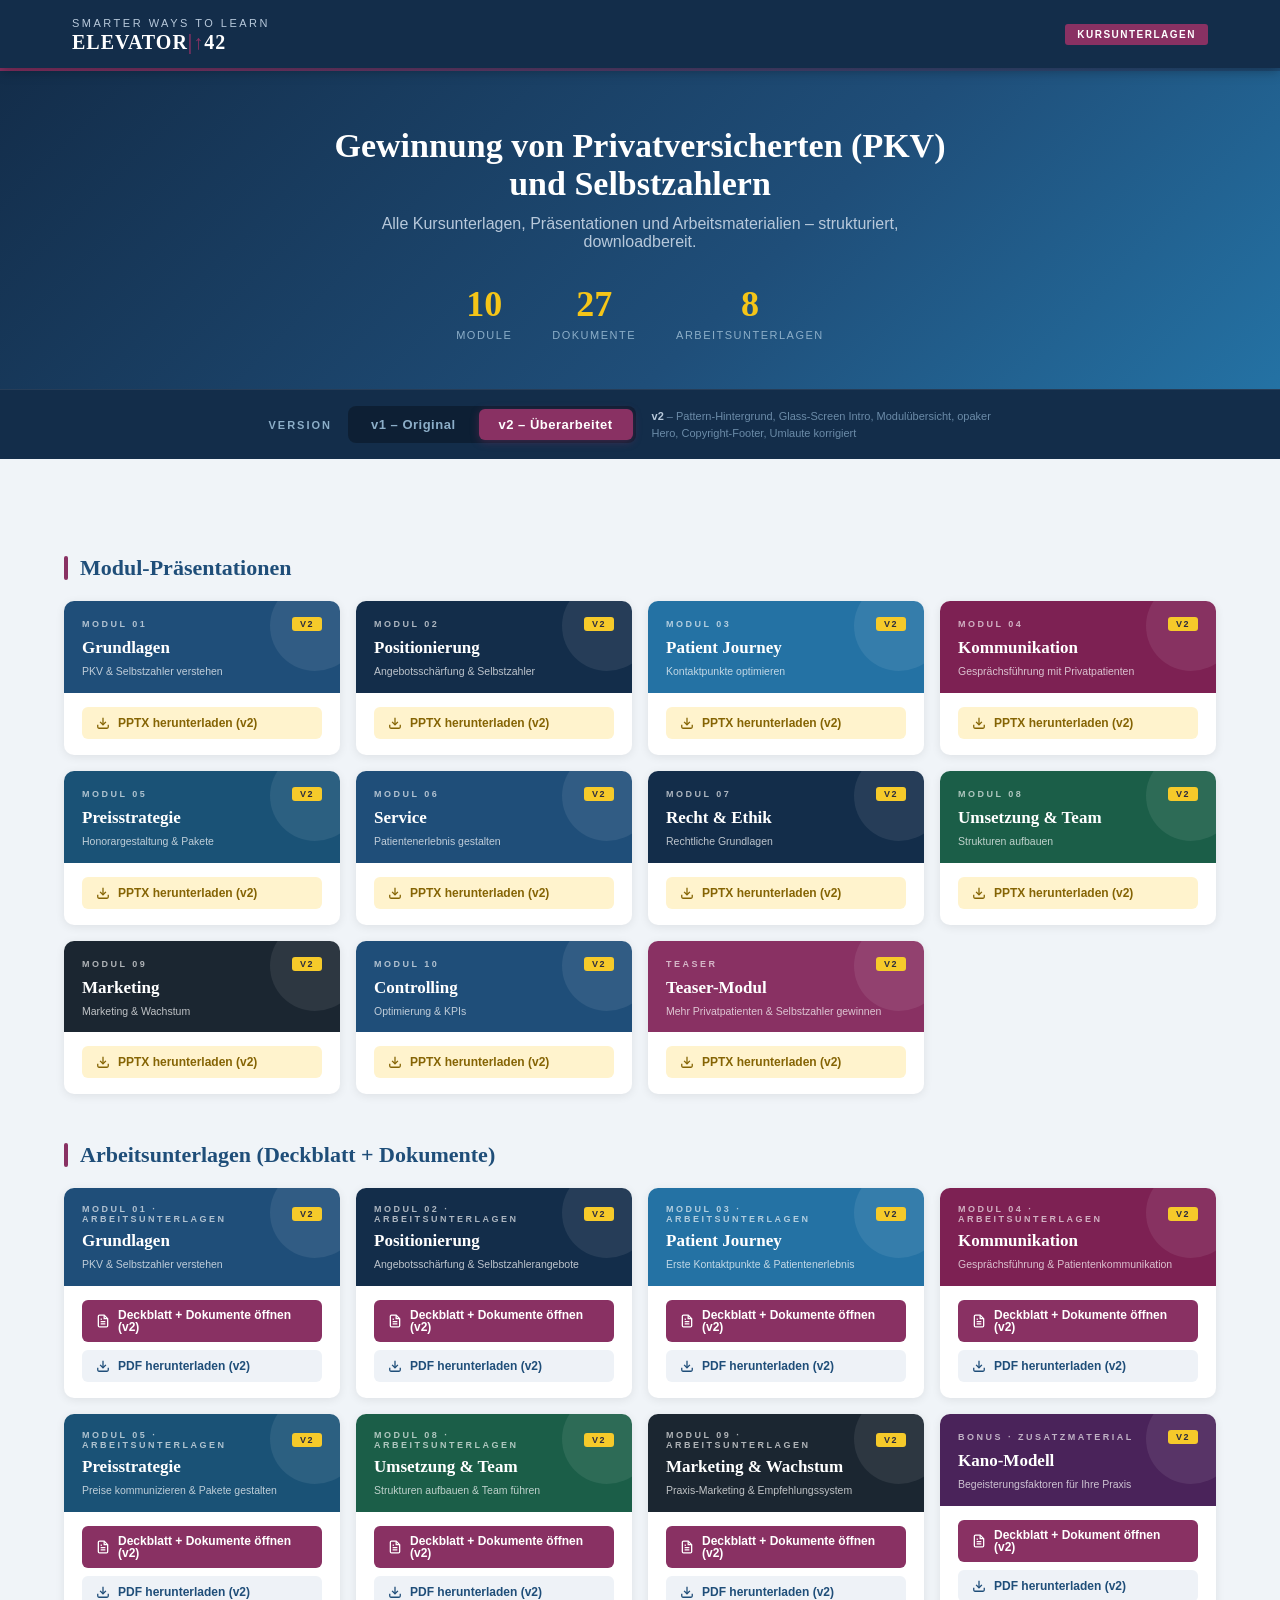
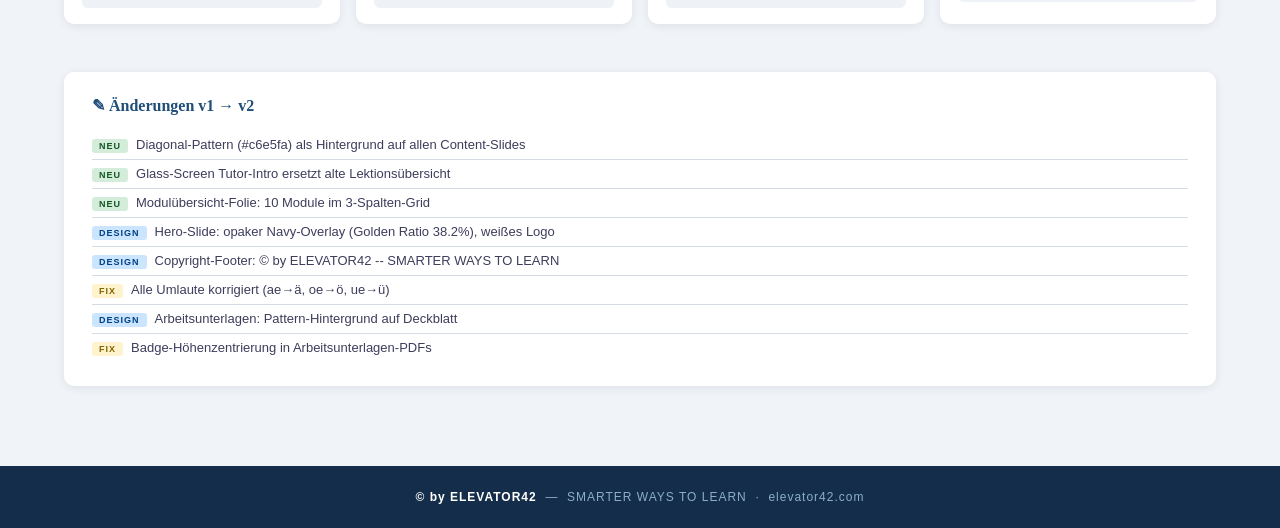
<file: index.html>
<!DOCTYPE html>
<html lang="de">
<head>
<meta charset="UTF-8">
<meta name="viewport" content="width=device-width, initial-scale=1.0">
<title>Elevator42 – Kursunterlagen</title>
<style>
*, *::before, *::after { box-sizing: border-box; margin: 0; padding: 0; }

:root {
  --navy: #1F4E79;
  --navy-dark: #132D4A;
  --burgundy: #893163;
  --gold: #F5C518;
  --bg: #F0F4F8;
  --white: #FFFFFF;
  --text: #1A1A2E;
  --text-mid: #3D3D5C;
  --text-light: #6B7280;
  --border: #D6DCE5;
}

body { font-family: Calibri, 'Segoe UI', sans-serif; background: var(--bg); color: var(--text); }

/* ── HEADER ── */
header {
  background: var(--navy-dark);
  padding: 0;
  position: sticky; top: 0; z-index: 100;
  box-shadow: 0 2px 12px rgba(0,0,0,.35);
}
.header-inner {
  max-width: 1200px; margin: 0 auto;
  display: flex; align-items: center; justify-content: space-between;
  padding: 14px 32px;
}
.header-logo { display: flex; align-items: center; gap: 14px; }
.header-logo img { height: 36px; }
.header-tagline { font-size: 11px; color: #B8C9DB; letter-spacing: 2.5px; text-transform: uppercase; margin-top: 3px; }
.header-badge { background: var(--burgundy); color: white; font-size: 10px; font-weight: bold; letter-spacing: 1.5px; padding: 5px 12px; border-radius: 3px; }

.accent-bar { height: 3px; background: linear-gradient(90deg, var(--burgundy) 0%, var(--navy) 100%); }

/* ── HERO ── */
.hero {
  background: linear-gradient(135deg, var(--navy-dark) 0%, var(--navy) 60%, #2472A4 100%);
  padding: 56px 32px 48px;
  text-align: center; color: white;
}
.hero h1 { font-family: Georgia, serif; font-size: 34px; font-weight: bold; margin-bottom: 12px; }
.hero p { font-size: 16px; color: #B8C9DB; max-width: 600px; margin: 0 auto; }
.hero-stats { display: flex; gap: 40px; justify-content: center; margin-top: 32px; }
.hero-stat { text-align: center; }
.hero-stat .num { font-family: Georgia, serif; font-size: 36px; font-weight: bold; color: var(--gold); }
.hero-stat .lbl { font-size: 11px; color: #8CAEC8; letter-spacing: 1.5px; text-transform: uppercase; margin-top: 4px; }

/* ── VERSION SWITCHER ── */
.version-bar {
  background: var(--navy-dark);
  border-top: 1px solid rgba(255,255,255,.08);
  padding: 16px 32px;
  display: flex; align-items: center; justify-content: center; gap: 16px;
}
.version-label {
  font-size: 11px; color: #8CAEC8; letter-spacing: 2px; text-transform: uppercase; font-weight: bold;
}
.version-toggle {
  display: flex; background: rgba(0,0,0,.3); border-radius: 8px; padding: 3px; gap: 3px;
}
.version-btn {
  border: none; cursor: pointer;
  padding: 8px 20px; border-radius: 6px;
  font-size: 13px; font-weight: bold; letter-spacing: 0.5px;
  transition: all .2s;
  background: transparent; color: #8CAEC8;
}
.version-btn:hover { color: white; background: rgba(255,255,255,.08); }
.version-btn.active {
  background: var(--burgundy); color: white;
  box-shadow: 0 2px 8px rgba(137,49,99,.4);
}
.version-info {
  font-size: 11px; color: #6B8BA8; max-width: 360px; line-height: 1.5;
}
.version-info strong { color: #B8C9DB; }

/* ── MAIN ── */
main { max-width: 1200px; margin: 0 auto; padding: 48px 24px 80px; }

h2 {
  font-family: Georgia, serif; font-size: 22px; color: var(--navy);
  margin: 48px 0 20px;
  display: flex; align-items: center; gap: 12px;
}
h2::before { content: ''; display: block; width: 4px; height: 24px; background: var(--burgundy); border-radius: 2px; }

/* ── MODULE GRID ── */
.grid { display: grid; grid-template-columns: repeat(auto-fill, minmax(260px, 1fr)); gap: 16px; }

.card {
  background: white; border-radius: 10px;
  box-shadow: 0 2px 10px rgba(0,0,0,.08);
  overflow: hidden;
  transition: transform .18s, box-shadow .18s;
  display: flex; flex-direction: column;
}
.card:hover { transform: translateY(-3px); box-shadow: 0 8px 24px rgba(0,0,0,.14); }

.card-header {
  padding: 16px 18px 14px;
  position: relative; overflow: hidden;
}
.card-header::after {
  content: ''; position: absolute; right: -20px; top: -20px;
  width: 90px; height: 90px; border-radius: 50%;
  background: rgba(255,255,255,.08);
}
.card-num {
  font-size: 9px; letter-spacing: 2.5px; font-weight: bold;
  color: rgba(255,255,255,.65); text-transform: uppercase; margin-bottom: 6px;
}
.card-title { font-family: Georgia, serif; font-size: 17px; color: white; font-weight: bold; line-height: 1.3; }
.card-sub { font-size: 10.5px; color: rgba(255,255,255,.72); margin-top: 5px; line-height: 1.4; }

.card-body { padding: 14px 18px 16px; flex: 1; display: flex; flex-direction: column; gap: 8px; }

.btn {
  display: flex; align-items: center; gap: 8px;
  padding: 9px 14px; border-radius: 6px; border: none;
  font-size: 12px; font-weight: bold; text-decoration: none;
  cursor: pointer; transition: background .15s, transform .12s;
  line-height: 1;
}
.btn:hover { transform: translateX(2px); }
.btn-pdf  { background: #EEF2F7; color: var(--navy); }
.btn-pdf:hover { background: #DCE6F0; }
.btn-pptx { background: #FFF3CD; color: #856404; }
.btn-pptx:hover { background: #FFE69C; }
.btn-bundle { background: var(--burgundy); color: white; }
.btn-bundle:hover { background: #7A2857; }
.btn svg { flex-shrink: 0; }

.card-divider { height: 1px; background: var(--border); margin: 2px 0; }

/* ── VERSION BADGE on cards ── */
.card-version {
  display: inline-block; font-size: 9px; font-weight: bold; letter-spacing: 1.5px;
  padding: 2px 8px; border-radius: 3px; margin-left: auto;
  text-transform: uppercase;
}
.card-version.v1 { background: rgba(255,255,255,.15); color: rgba(255,255,255,.7); }
.card-version.v2 { background: var(--gold); color: #1A1A2E; }

/* ── BONUS CARD ── */
.card.bonus .card-header { background: #4A235A !important; }

/* ── CHANGELOG ── */
.changelog {
  margin-top: 48px; padding: 24px 28px;
  background: white; border-radius: 10px;
  box-shadow: 0 2px 10px rgba(0,0,0,.08);
}
.changelog h3 {
  font-family: Georgia, serif; font-size: 16px; color: var(--navy);
  margin-bottom: 16px; display: flex; align-items: center; gap: 8px;
}
.changelog ul { list-style: none; padding: 0; }
.changelog li {
  padding: 6px 0; font-size: 13px; color: var(--text-mid);
  border-bottom: 1px solid var(--border);
  display: flex; align-items: flex-start; gap: 8px;
}
.changelog li:last-child { border-bottom: none; }
.changelog .tag {
  font-size: 9px; font-weight: bold; letter-spacing: 1px;
  padding: 2px 7px; border-radius: 3px; flex-shrink: 0; margin-top: 2px;
}
.tag-new { background: #D4EDDA; color: #155724; }
.tag-fix { background: #FFF3CD; color: #856404; }
.tag-change { background: #CCE5FF; color: #004085; }

/* ── FOOTER ── */
footer {
  background: var(--navy-dark);
  color: #8CAEC8;
  text-align: center;
  padding: 24px 32px;
  font-size: 12px;
  letter-spacing: 1px;
}
footer strong { color: white; }

@media (max-width: 600px) {
  .hero h1 { font-size: 26px; }
  .hero-stats { gap: 24px; }
  .header-inner { padding: 12px 16px; }
  main { padding: 32px 16px 60px; }
  .version-bar { flex-direction: column; gap: 10px; }
  .version-info { text-align: center; }
}
</style>
</head>
<body>

<header>
  <div class="header-inner">
    <div class="header-logo">
      <div>
        <div class="header-tagline">Smarter Ways to Learn</div>
        <div style="color:white; font-family:Georgia,serif; font-size:20px; font-weight:bold; letter-spacing:1px; margin-top:2px;">ELEVATOR<span style="color:#893163;">|&#8593;</span>42</div>
      </div>
    </div>
    <div class="header-badge">KURSUNTERLAGEN</div>
  </div>
</header>
<div class="accent-bar"></div>

<div class="hero">
  <h1>Gewinnung von Privatversicherten (PKV)<br>und Selbstzahlern</h1>
  <p>Alle Kursunterlagen, Präsentationen und Arbeitsmaterialien – strukturiert, downloadbereit.</p>
  <div class="hero-stats">
    <div class="hero-stat"><div class="num">10</div><div class="lbl">Module</div></div>
    <div class="hero-stat"><div class="num">27</div><div class="lbl">Dokumente</div></div>
    <div class="hero-stat"><div class="num">8</div><div class="lbl">Arbeitsunterlagen</div></div>
  </div>
</div>

<div class="version-bar">
  <div class="version-label">Version</div>
  <div class="version-toggle">
    <button class="version-btn" data-v="v1" onclick="setVersion('v1')">v1 – Original</button>
    <button class="version-btn active" data-v="v2" onclick="setVersion('v2')">v2 – Überarbeitet</button>
  </div>
  <div class="version-info" id="version-info">
    <strong>v2</strong> – Pattern-Hintergrund, Glass-Screen Intro, Modulübersicht, opaker Hero, Copyright-Footer, Umlaute korrigiert
  </div>
</div>

<main>

<h2>Modul-Präsentationen</h2>
<div class="grid" id="pres-grid"></div>

<h2>Arbeitsunterlagen (Deckblatt + Dokumente)</h2>
<div class="grid" id="work-grid"></div>

<div class="changelog">
  <h3>&#9998; Änderungen v1 → v2</h3>
  <ul>
    <li><span class="tag tag-new">NEU</span> Diagonal-Pattern (#c6e5fa) als Hintergrund auf allen Content-Slides</li>
    <li><span class="tag tag-new">NEU</span> Glass-Screen Tutor-Intro ersetzt alte Lektionsübersicht</li>
    <li><span class="tag tag-new">NEU</span> Modulübersicht-Folie: 10 Module im 3-Spalten-Grid</li>
    <li><span class="tag tag-change">DESIGN</span> Hero-Slide: opaker Navy-Overlay (Golden Ratio 38.2%), weißes Logo</li>
    <li><span class="tag tag-change">DESIGN</span> Copyright-Footer: © by ELEVATOR42 -- SMARTER WAYS TO LEARN</li>
    <li><span class="tag tag-fix">FIX</span> Alle Umlaute korrigiert (ae→ä, oe→ö, ue→ü)</li>
    <li><span class="tag tag-change">DESIGN</span> Arbeitsunterlagen: Pattern-Hintergrund auf Deckblatt</li>
    <li><span class="tag tag-fix">FIX</span> Badge-Höhenzentrierung in Arbeitsunterlagen-PDFs</li>
  </ul>
</div>

</main>

<footer>
  <strong>© by ELEVATOR42</strong> &nbsp;—&nbsp; SMARTER WAYS TO LEARN &nbsp;·&nbsp; elevator42.com
</footer>

<script>
const ICON_PDF = `<svg width="14" height="14" viewBox="0 0 24 24" fill="none" stroke="currentColor" stroke-width="2.2"><path d="M14 2H6a2 2 0 0 0-2 2v16a2 2 0 0 0 2 2h12a2 2 0 0 0 2-2V8z"/><polyline points="14 2 14 8 20 8"/><line x1="16" y1="13" x2="8" y2="13"/><line x1="16" y1="17" x2="8" y2="17"/><polyline points="10 9 9 9 8 9"/></svg>`;
const ICON_DL = `<svg width="14" height="14" viewBox="0 0 24 24" fill="none" stroke="currentColor" stroke-width="2.2"><path d="M21 15v4a2 2 0 0 1-2 2H5a2 2 0 0 1-2-2v-4"/><polyline points="7 10 12 15 17 10"/><line x1="12" y1="15" x2="12" y2="3"/></svg>`;

const MODULES = [
  { n:1,  title:"Grundlagen",        sub:"PKV & Selbstzahler verstehen",        color:"#1F4E79" },
  { n:2,  title:"Positionierung",    sub:"Angebotsschärfung & Selbstzahler",     color:"#132D4A" },
  { n:3,  title:"Patient Journey",   sub:"Kontaktpunkte optimieren",             color:"#2472A4" },
  { n:4,  title:"Kommunikation",     sub:"Gesprächsführung mit Privatpatienten", color:"#7D2153" },
  { n:5,  title:"Preisstrategie",    sub:"Honorargestaltung & Pakete",           color:"#1A5276" },
  { n:6,  title:"Service",           sub:"Patientenerlebnis gestalten",          color:"#1F4E79" },
  { n:7,  title:"Recht & Ethik",     sub:"Rechtliche Grundlagen",               color:"#132D4A" },
  { n:8,  title:"Umsetzung & Team",  sub:"Strukturen aufbauen",                 color:"#1B5E48" },
  { n:9,  title:"Marketing",         sub:"Marketing & Wachstum",                color:"#1B2631" },
  { n:10, title:"Controlling",       sub:"Optimierung & KPIs",                  color:"#1F4E79" },
  { n:"Teaser", title:"Teaser-Modul", sub:"Mehr Privatpatienten & Selbstzahler gewinnen", color:"#893163" },
];

const WORK_MODULES = [1,2,3,4,5,8,9];
const WORK_COLORS = {1:"#1F4E79",2:"#132D4A",3:"#2472A4",4:"#7D2153",5:"#1A5276",8:"#1B5E48",9:"#1B2631"};
const WORK_TITLES = {
  1:"Grundlagen",2:"Positionierung",3:"Patient Journey",
  4:"Kommunikation",5:"Preisstrategie",8:"Umsetzung & Team",9:"Marketing & Wachstum"
};
const WORK_SUBS = {
  1:"PKV & Selbstzahler verstehen",
  2:"Angebotsschärfung & Selbstzahlerangebote",
  3:"Erste Kontaktpunkte & Patientenerlebnis",
  4:"Gesprächsführung & Patientenkommunikation",
  5:"Preise kommunizieren & Pakete gestalten",
  8:"Strukturen aufbauen & Team führen",
  9:"Praxis-Marketing & Empfehlungssystem"
};

const VERSION_INFO = {
  v1: '<strong>v1</strong> – Originalversion vor dem Redesign',
  v2: '<strong>v2</strong> – Pattern-Hintergrund, Glass-Screen Intro, Modulübersicht, opaker Hero, Copyright-Footer, Umlaute korrigiert'
};

let currentVersion = 'v2';

function setVersion(v) {
  currentVersion = v;
  document.querySelectorAll('.version-btn').forEach(b => b.classList.toggle('active', b.dataset.v === v));
  document.getElementById('version-info').innerHTML = VERSION_INFO[v];
  renderGrids();
}

function renderGrids() {
  const v = currentVersion;
  const vBadge = v === 'v2'
    ? '<span class="card-version v2">v2</span>'
    : '<span class="card-version v1">v1</span>';

  // Präsentations-Grid
  const presGrid = document.getElementById('pres-grid');
  presGrid.innerHTML = '';
  MODULES.forEach(m => {
    const isTeaser = m.n === "Teaser";
    const num = isTeaser ? "" : String(m.n).padStart(2,'0');
    const label = isTeaser ? "Teaser" : `Modul ${num}`;
    const pptxPath = `praesentationen-pptx/${v}/Elevator42_Modul${isTeaser ? 'Teaser' : m.n}_Slides.pptx`;
    presGrid.innerHTML += `
      <div class="card">
        <div class="card-header" style="background:${m.color}">
          <div class="card-num" style="display:flex;align-items:center;gap:6px;">${label} ${vBadge}</div>
          <div class="card-title">${m.title}</div>
          <div class="card-sub">${m.sub}</div>
        </div>
        <div class="card-body">
          <a class="btn btn-pptx" href="${pptxPath}" download>
            ${ICON_DL} PPTX herunterladen (${v})
          </a>
        </div>
      </div>`;
  });

  // Arbeitsunterlagen-Grid
  const workGrid = document.getElementById('work-grid');
  workGrid.innerHTML = '';
  WORK_MODULES.forEach(n => {
    const num = String(n).padStart(2,'0');
    const bundlePath = `arbeitsmaterialien-bundle/${v}/E42_Modul${n}_Arbeitsmaterialien.pdf`;
    workGrid.innerHTML += `
      <div class="card">
        <div class="card-header" style="background:${WORK_COLORS[n]}">
          <div class="card-num" style="display:flex;align-items:center;gap:6px;">Modul ${num} · Arbeitsunterlagen ${vBadge}</div>
          <div class="card-title">${WORK_TITLES[n]}</div>
          <div class="card-sub">${WORK_SUBS[n]}</div>
        </div>
        <div class="card-body">
          <a class="btn btn-bundle" href="${bundlePath}" target="_blank">
            ${ICON_PDF} Deckblatt + Dokumente öffnen (${v})
          </a>
          <a class="btn btn-pdf" href="${bundlePath}" download>
            ${ICON_DL} PDF herunterladen (${v})
          </a>
        </div>
      </div>`;
  });

  // Bonus
  const bonusPath = `arbeitsmaterialien-bundle/${v}/E42_Bonus_Arbeitsmaterialien.pdf`;
  workGrid.innerHTML += `
    <div class="card bonus">
      <div class="card-header">
        <div class="card-num" style="display:flex;align-items:center;gap:6px;">Bonus · Zusatzmaterial ${vBadge}</div>
        <div class="card-title">Kano-Modell</div>
        <div class="card-sub">Begeisterungsfaktoren für Ihre Praxis</div>
      </div>
      <div class="card-body">
        <a class="btn btn-bundle" href="${bonusPath}" target="_blank">
          ${ICON_PDF} Deckblatt + Dokument öffnen (${v})
        </a>
        <a class="btn btn-pdf" href="${bonusPath}" download>
          ${ICON_DL} PDF herunterladen (${v})
        </a>
      </div>
    </div>`;
}

// Initial render
renderGrids();
</script>
</body>
</html>
</file>
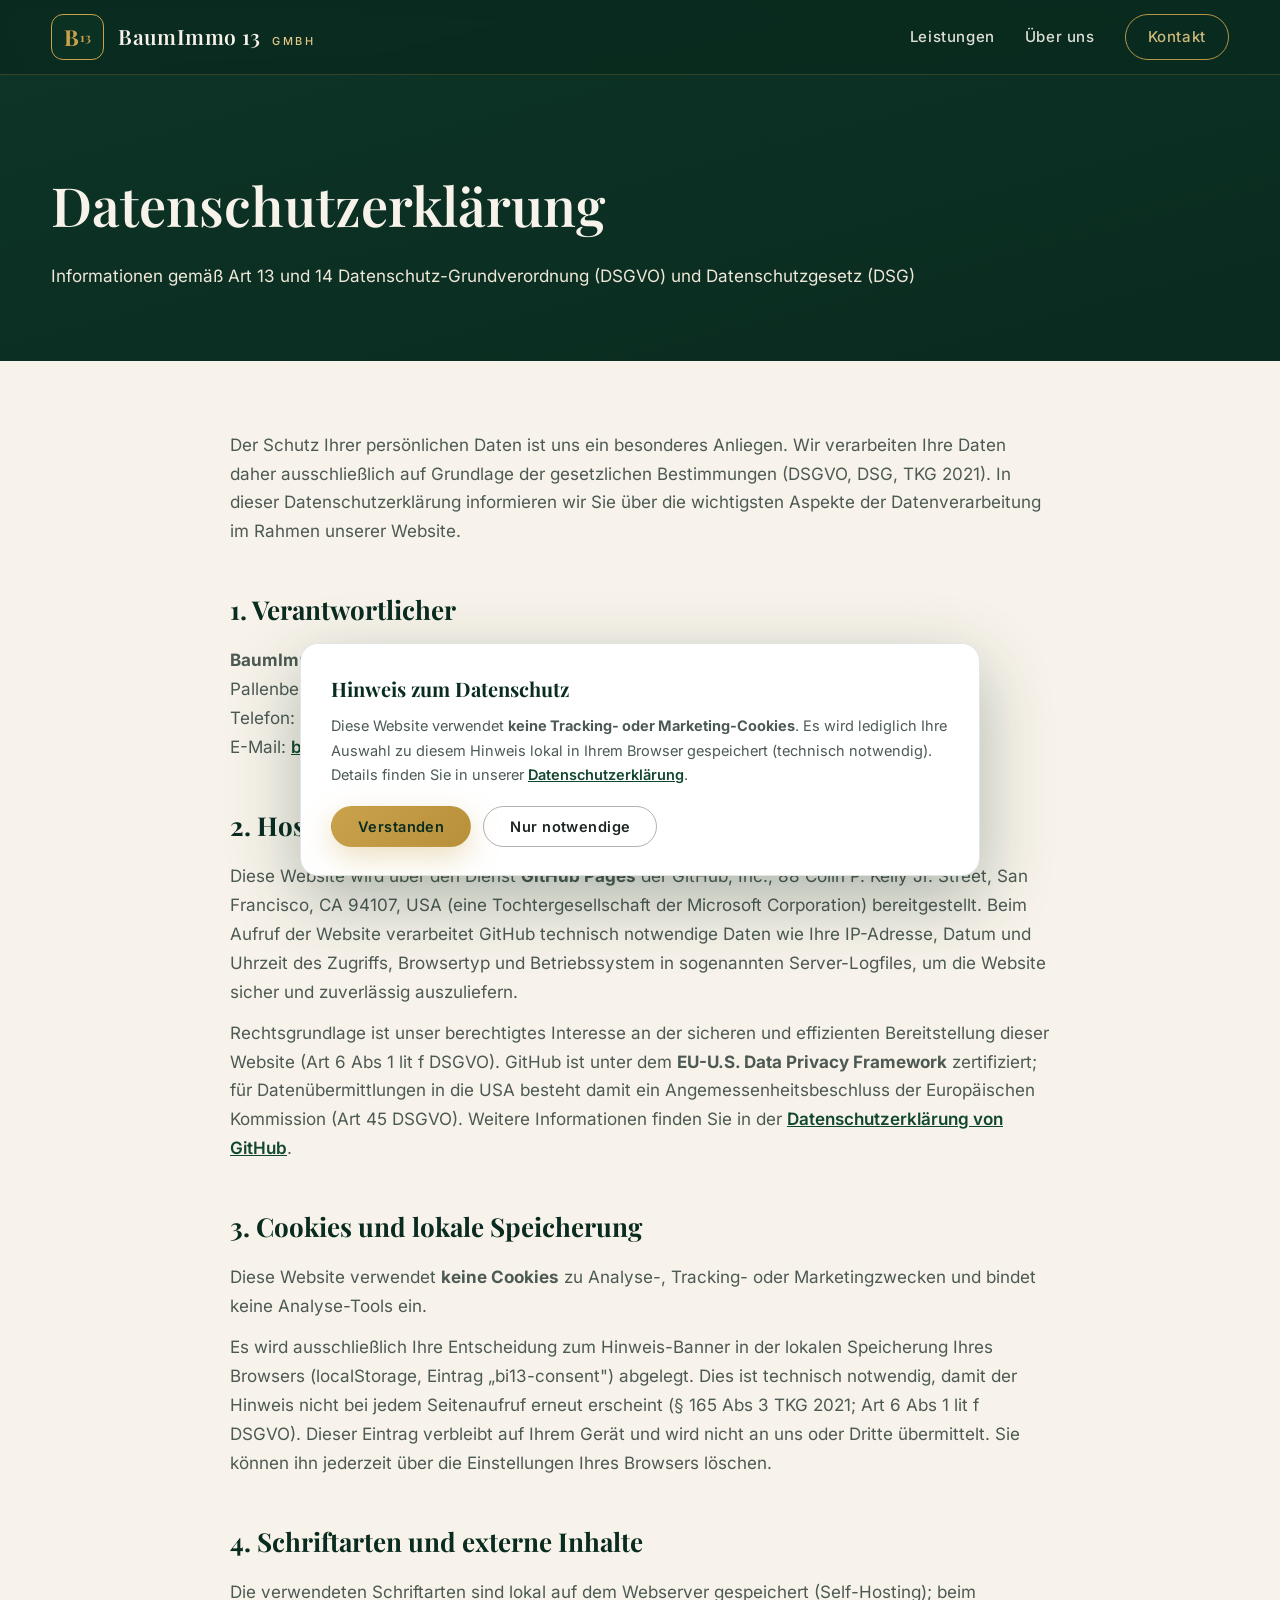
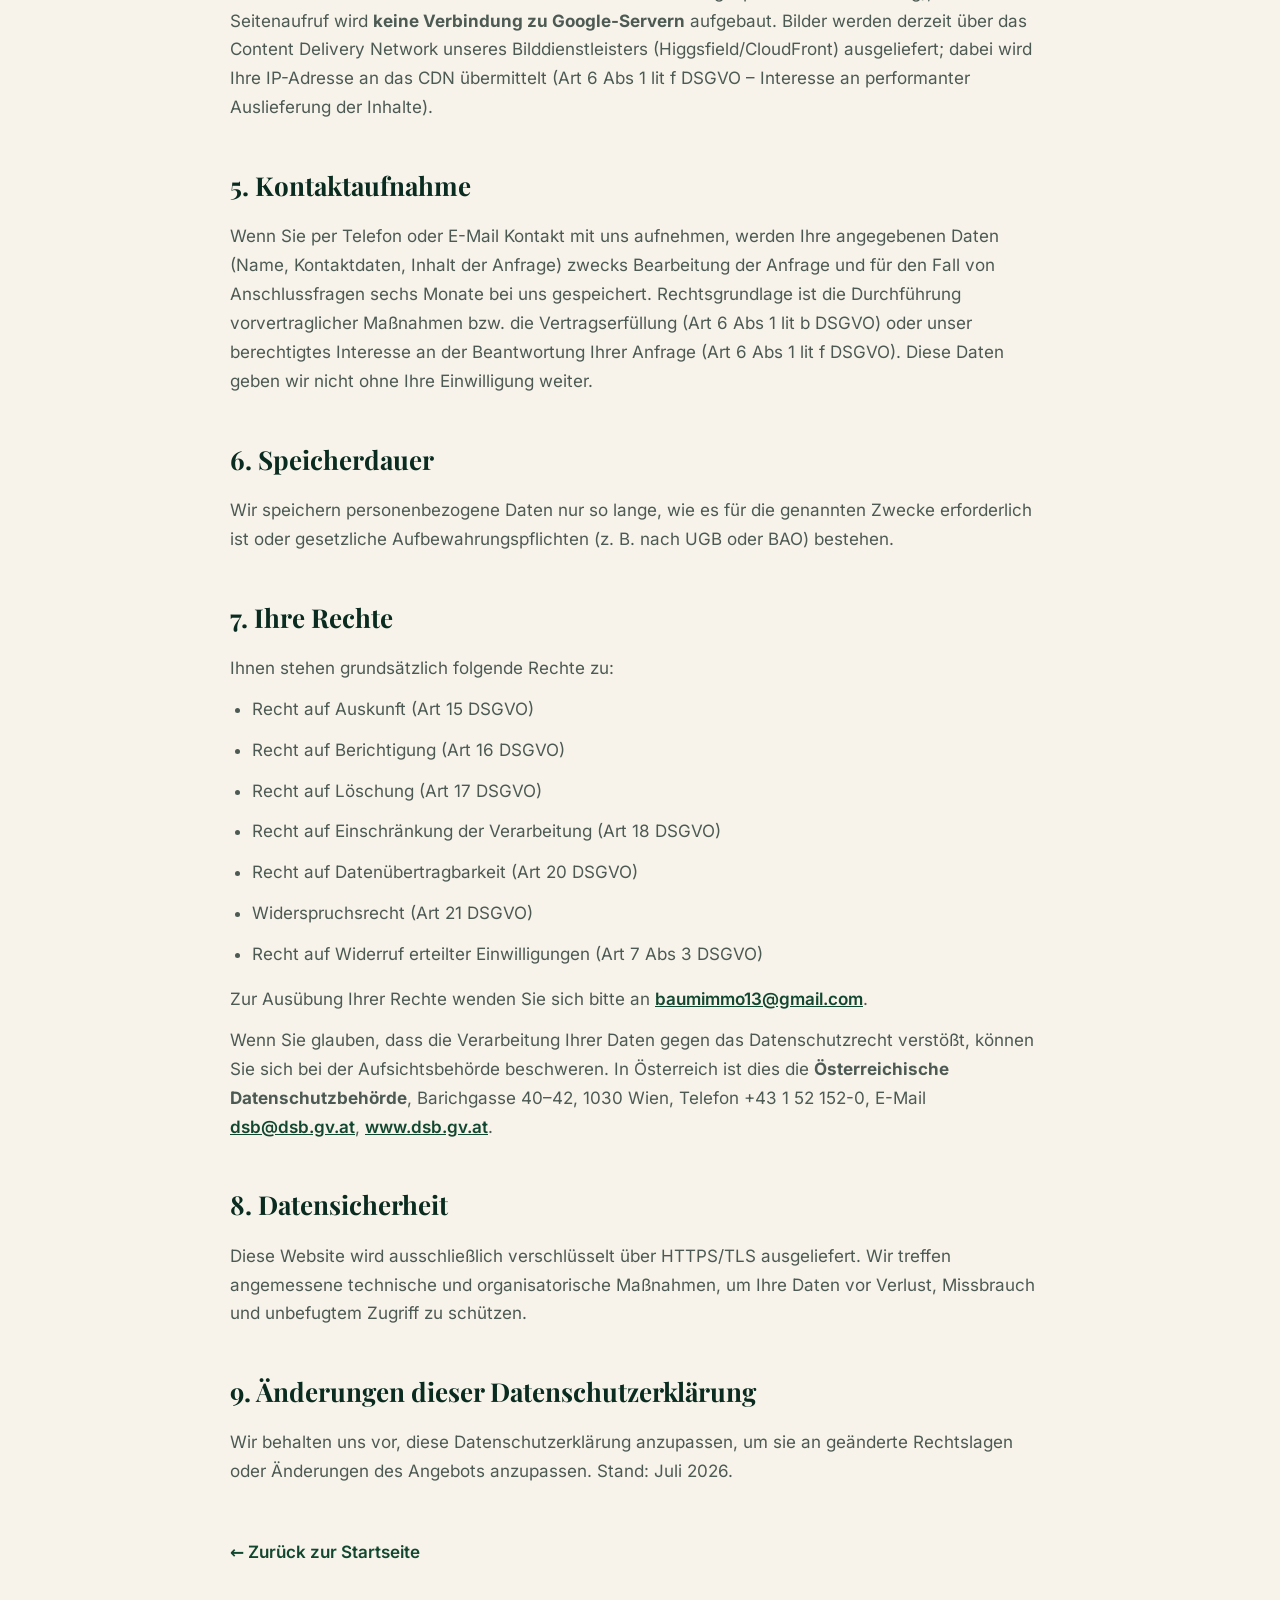
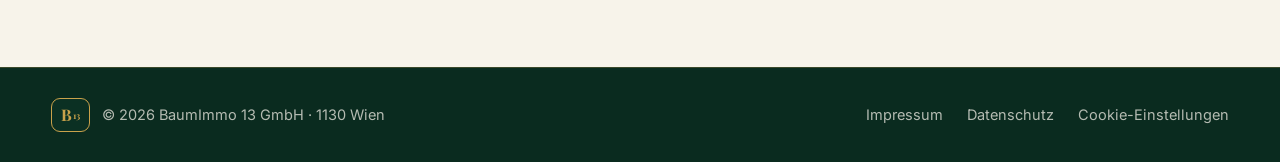
<file: baumimmo13/datenschutz.html>
<!DOCTYPE html>
<html lang="de">
<head>
  <meta charset="UTF-8">
  <meta name="viewport" content="width=device-width, initial-scale=1.0">
  <title>Datenschutzerklärung | BaumImmo 13 GmbH</title>
  <meta name="description" content="Datenschutzerklärung der BaumImmo 13 GmbH, 1130 Wien – Informationen gemäß Art 13 DSGVO.">
  <meta name="robots" content="noindex, follow">
  <link rel="icon" href="data:image/svg+xml,%3Csvg xmlns='http://www.w3.org/2000/svg' viewBox='0 0 100 100'%3E%3Crect width='100' height='100' rx='18' fill='%230d3527'/%3E%3Ctext x='50' y='68' font-size='52' text-anchor='middle' fill='%23c9a24b' font-family='Georgia,serif'%3EB%3C/text%3E%3C/svg%3E">
  <link rel="stylesheet" href="assets/css/style.css">
</head>
<body>

  <header class="site-header">
    <div class="container header-inner">
      <a href="index.html" class="brand">
        <span class="brand-mark">B<span class="brand-13">13</span></span>
        <span class="brand-text">BaumImmo&nbsp;13 <small>GmbH</small></span>
      </a>
      <nav class="main-nav" aria-label="Hauptnavigation">
        <a href="index.html#leistungen">Leistungen</a>
        <a href="index.html#ueber-uns">Über uns</a>
        <a href="index.html#kontakt" class="nav-cta">Kontakt</a>
      </nav>
    </div>
  </header>

  <section class="legal-hero">
    <div class="container">
      <h1>Datenschutzerklärung</h1>
      <p>Informationen gemäß Art 13 und 14 Datenschutz-Grundverordnung (DSGVO) und Datenschutzgesetz (DSG)</p>
    </div>
  </section>

  <main class="legal-content">
    <div class="container">

      <p>
        Der Schutz Ihrer persönlichen Daten ist uns ein besonderes Anliegen. Wir
        verarbeiten Ihre Daten daher ausschließlich auf Grundlage der gesetzlichen
        Bestimmungen (DSGVO, DSG, TKG 2021). In dieser Datenschutzerklärung
        informieren wir Sie über die wichtigsten Aspekte der Datenverarbeitung im
        Rahmen unserer Website.
      </p>

      <h2>1. Verantwortlicher</h2>
      <p>
        <strong>BaumImmo 13 GmbH</strong><br>
        Pallenbergstraße 31B, 1130 Wien, Österreich<br>
        Telefon: <a href="tel:+4366488253893">+43&nbsp;664&nbsp;882&nbsp;538&nbsp;93</a><br>
        E-Mail: <a href="mailto:baumimmo13@gmail.com">baumimmo13@gmail.com</a>
      </p>

      <h2>2. Hosting (GitHub Pages)</h2>
      <p>
        Diese Website wird über den Dienst <strong>GitHub Pages</strong> der GitHub, Inc.,
        88 Colin P. Kelly Jr. Street, San Francisco, CA 94107, USA (eine Tochtergesellschaft
        der Microsoft Corporation) bereitgestellt. Beim Aufruf der Website verarbeitet
        GitHub technisch notwendige Daten wie Ihre IP-Adresse, Datum und Uhrzeit des
        Zugriffs, Browsertyp und Betriebssystem in sogenannten Server-Logfiles, um die
        Website sicher und zuverlässig auszuliefern.
      </p>
      <p>
        Rechtsgrundlage ist unser berechtigtes Interesse an der sicheren und effizienten
        Bereitstellung dieser Website (Art 6 Abs 1 lit f DSGVO). GitHub ist unter dem
        <strong>EU-U.S. Data Privacy Framework</strong> zertifiziert; für Datenübermittlungen
        in die USA besteht damit ein Angemessenheitsbeschluss der Europäischen Kommission
        (Art 45 DSGVO). Weitere Informationen finden Sie in der
        <a href="https://docs.github.com/de/site-policy/privacy-policies/github-general-privacy-statement" target="_blank" rel="noopener noreferrer">Datenschutzerklärung von GitHub</a>.
      </p>

      <h2>3. Cookies und lokale Speicherung</h2>
      <p>
        Diese Website verwendet <strong>keine Cookies</strong> zu Analyse-, Tracking-
        oder Marketingzwecken und bindet keine Analyse-Tools ein.
      </p>
      <p>
        Es wird ausschließlich Ihre Entscheidung zum Hinweis-Banner in der lokalen
        Speicherung Ihres Browsers (localStorage, Eintrag „bi13-consent") abgelegt.
        Dies ist technisch notwendig, damit der Hinweis nicht bei jedem Seitenaufruf
        erneut erscheint (§ 165 Abs 3 TKG 2021; Art 6 Abs 1 lit f DSGVO). Dieser
        Eintrag verbleibt auf Ihrem Gerät und wird nicht an uns oder Dritte
        übermittelt. Sie können ihn jederzeit über die Einstellungen Ihres Browsers
        löschen.
      </p>

      <h2>4. Schriftarten und externe Inhalte</h2>
      <p>
        Die verwendeten Schriftarten sind lokal auf dem Webserver gespeichert
        (Self-Hosting); beim Seitenaufruf wird <strong>keine Verbindung zu
        Google-Servern</strong> aufgebaut. Bilder werden derzeit über das Content
        Delivery Network unseres Bilddienstleisters (Higgsfield/CloudFront)
        ausgeliefert; dabei wird Ihre IP-Adresse an das CDN übermittelt
        (Art 6 Abs 1 lit f DSGVO – Interesse an performanter Auslieferung der Inhalte).
      </p>

      <h2>5. Kontaktaufnahme</h2>
      <p>
        Wenn Sie per Telefon oder E-Mail Kontakt mit uns aufnehmen, werden Ihre
        angegebenen Daten (Name, Kontaktdaten, Inhalt der Anfrage) zwecks Bearbeitung
        der Anfrage und für den Fall von Anschlussfragen sechs Monate bei uns
        gespeichert. Rechtsgrundlage ist die Durchführung vorvertraglicher Maßnahmen
        bzw. die Vertragserfüllung (Art 6 Abs 1 lit b DSGVO) oder unser berechtigtes
        Interesse an der Beantwortung Ihrer Anfrage (Art 6 Abs 1 lit f DSGVO).
        Diese Daten geben wir nicht ohne Ihre Einwilligung weiter.
      </p>

      <h2>6. Speicherdauer</h2>
      <p>
        Wir speichern personenbezogene Daten nur so lange, wie es für die genannten
        Zwecke erforderlich ist oder gesetzliche Aufbewahrungspflichten (z.&nbsp;B.
        nach UGB oder BAO) bestehen.
      </p>

      <h2>7. Ihre Rechte</h2>
      <p>Ihnen stehen grundsätzlich folgende Rechte zu:</p>
      <ul>
        <li>Recht auf Auskunft (Art 15 DSGVO)</li>
        <li>Recht auf Berichtigung (Art 16 DSGVO)</li>
        <li>Recht auf Löschung (Art 17 DSGVO)</li>
        <li>Recht auf Einschränkung der Verarbeitung (Art 18 DSGVO)</li>
        <li>Recht auf Datenübertragbarkeit (Art 20 DSGVO)</li>
        <li>Widerspruchsrecht (Art 21 DSGVO)</li>
        <li>Recht auf Widerruf erteilter Einwilligungen (Art 7 Abs 3 DSGVO)</li>
      </ul>
      <p>
        Zur Ausübung Ihrer Rechte wenden Sie sich bitte an
        <a href="mailto:baumimmo13@gmail.com">baumimmo13@gmail.com</a>.
      </p>
      <p>
        Wenn Sie glauben, dass die Verarbeitung Ihrer Daten gegen das Datenschutzrecht
        verstößt, können Sie sich bei der Aufsichtsbehörde beschweren. In Österreich
        ist dies die <strong>Österreichische Datenschutzbehörde</strong>,
        Barichgasse 40–42, 1030 Wien, Telefon +43&nbsp;1&nbsp;52&nbsp;152-0,
        E-Mail <a href="mailto:dsb@dsb.gv.at">dsb@dsb.gv.at</a>,
        <a href="https://www.dsb.gv.at" target="_blank" rel="noopener noreferrer">www.dsb.gv.at</a>.
      </p>

      <h2>8. Datensicherheit</h2>
      <p>
        Diese Website wird ausschließlich verschlüsselt über HTTPS/TLS ausgeliefert.
        Wir treffen angemessene technische und organisatorische Maßnahmen, um Ihre
        Daten vor Verlust, Missbrauch und unbefugtem Zugriff zu schützen.
      </p>

      <h2>9. Änderungen dieser Datenschutzerklärung</h2>
      <p>
        Wir behalten uns vor, diese Datenschutzerklärung anzupassen, um sie an
        geänderte Rechtslagen oder Änderungen des Angebots anzupassen.
        Stand: Juli 2026.
      </p>

      <a class="back-link" href="index.html">← Zurück zur Startseite</a>
    </div>
  </main>

  <footer class="site-footer">
    <div class="container footer-inner">
      <div class="footer-brand">
        <span class="brand-mark small">B<span class="brand-13">13</span></span>
        <span>© <span id="year">2026</span> BaumImmo&nbsp;13 GmbH · 1130 Wien</span>
      </div>
      <nav class="footer-nav" aria-label="Rechtliches">
        <a href="impressum.html">Impressum</a>
        <a href="datenschutz.html">Datenschutz</a>
        <a href="#" id="cookie-settings-link">Cookie-Einstellungen</a>
      </nav>
    </div>
  </footer>

  <div class="cookie-banner" id="cookie-banner" role="dialog" aria-modal="false" aria-labelledby="cookie-title" hidden>
    <div class="cookie-inner">
      <h3 id="cookie-title">Hinweis zum Datenschutz</h3>
      <p>
        Diese Website verwendet <strong>keine Tracking- oder Marketing-Cookies</strong>.
        Es wird lediglich Ihre Auswahl zu diesem Hinweis lokal in Ihrem Browser
        gespeichert (technisch notwendig). Details finden Sie in unserer
        <a href="datenschutz.html">Datenschutzerklärung</a>.
      </p>
      <div class="cookie-actions">
        <button type="button" class="btn btn-gold" id="cookie-accept">Verstanden</button>
        <button type="button" class="btn btn-ghost-dark" id="cookie-essential">Nur notwendige</button>
      </div>
    </div>
  </div>

  <script src="assets/js/main.js" defer></script>
</body>
</html>
</file>
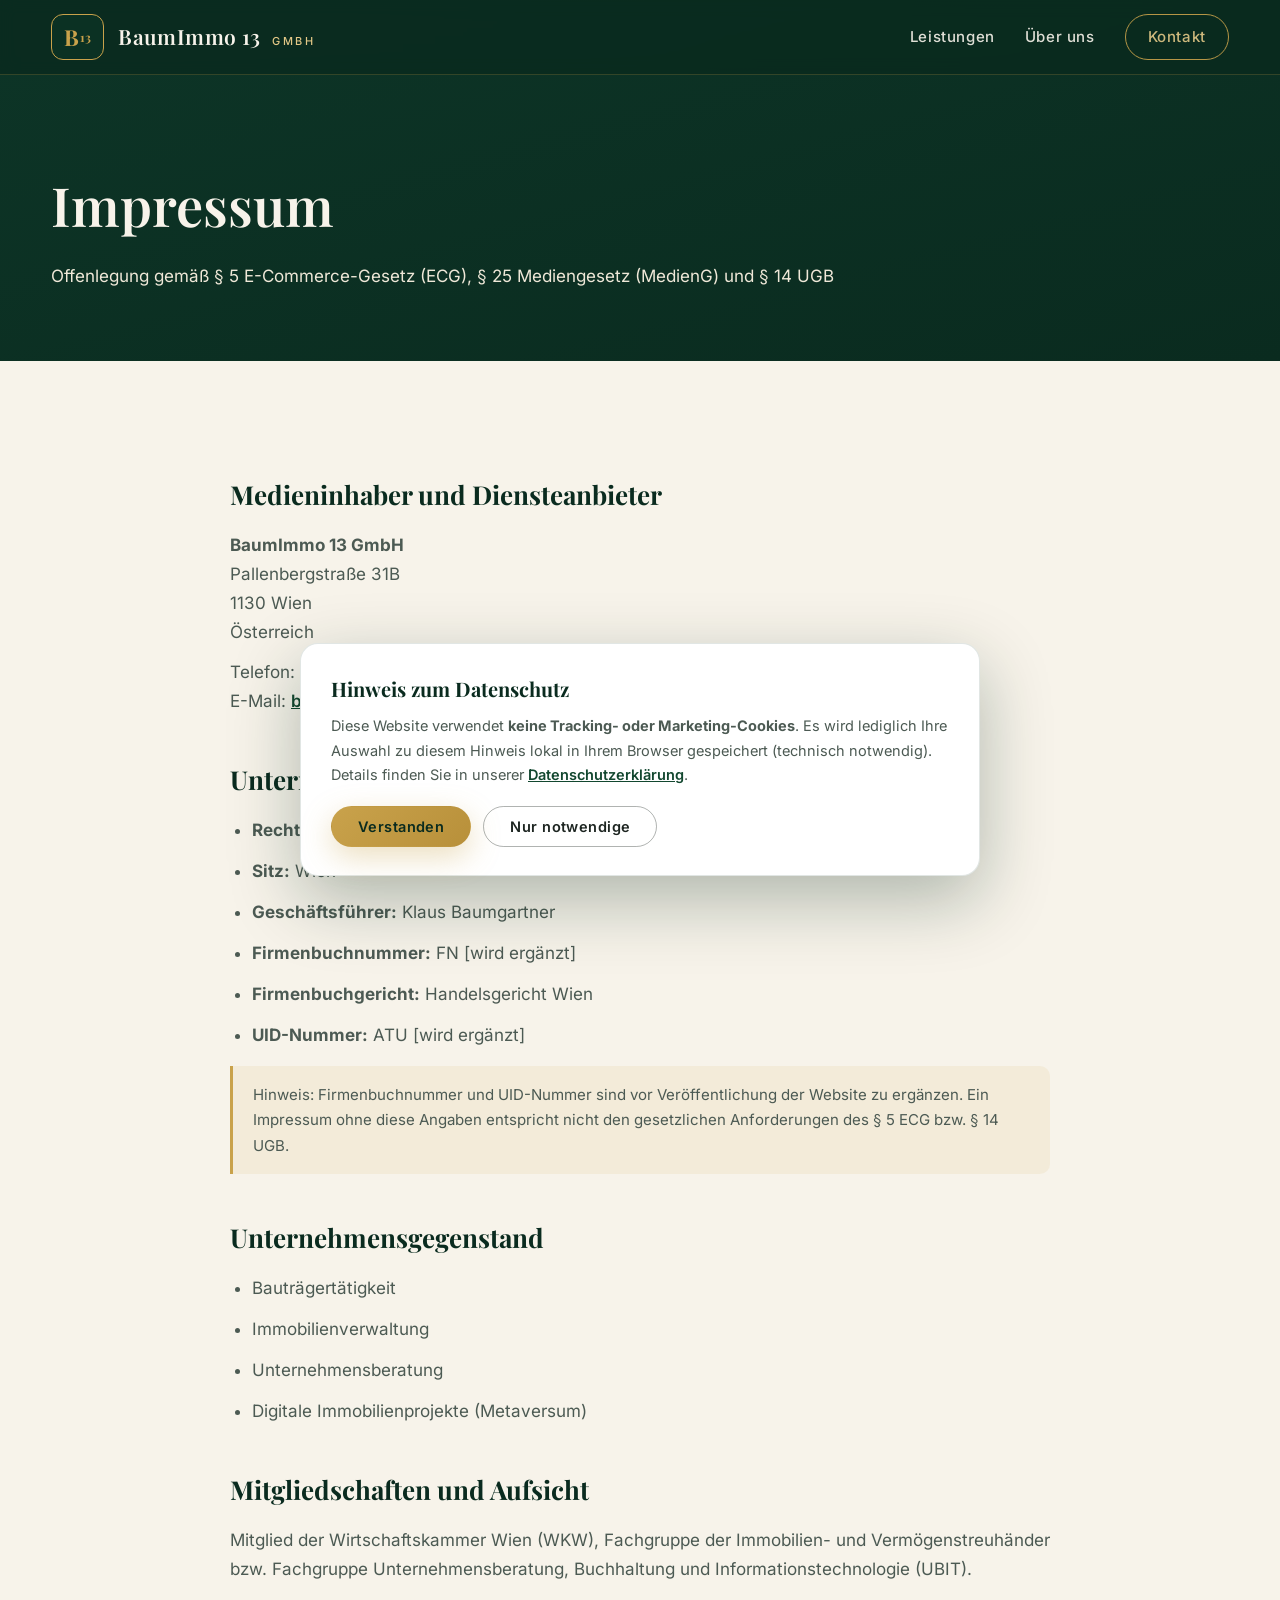
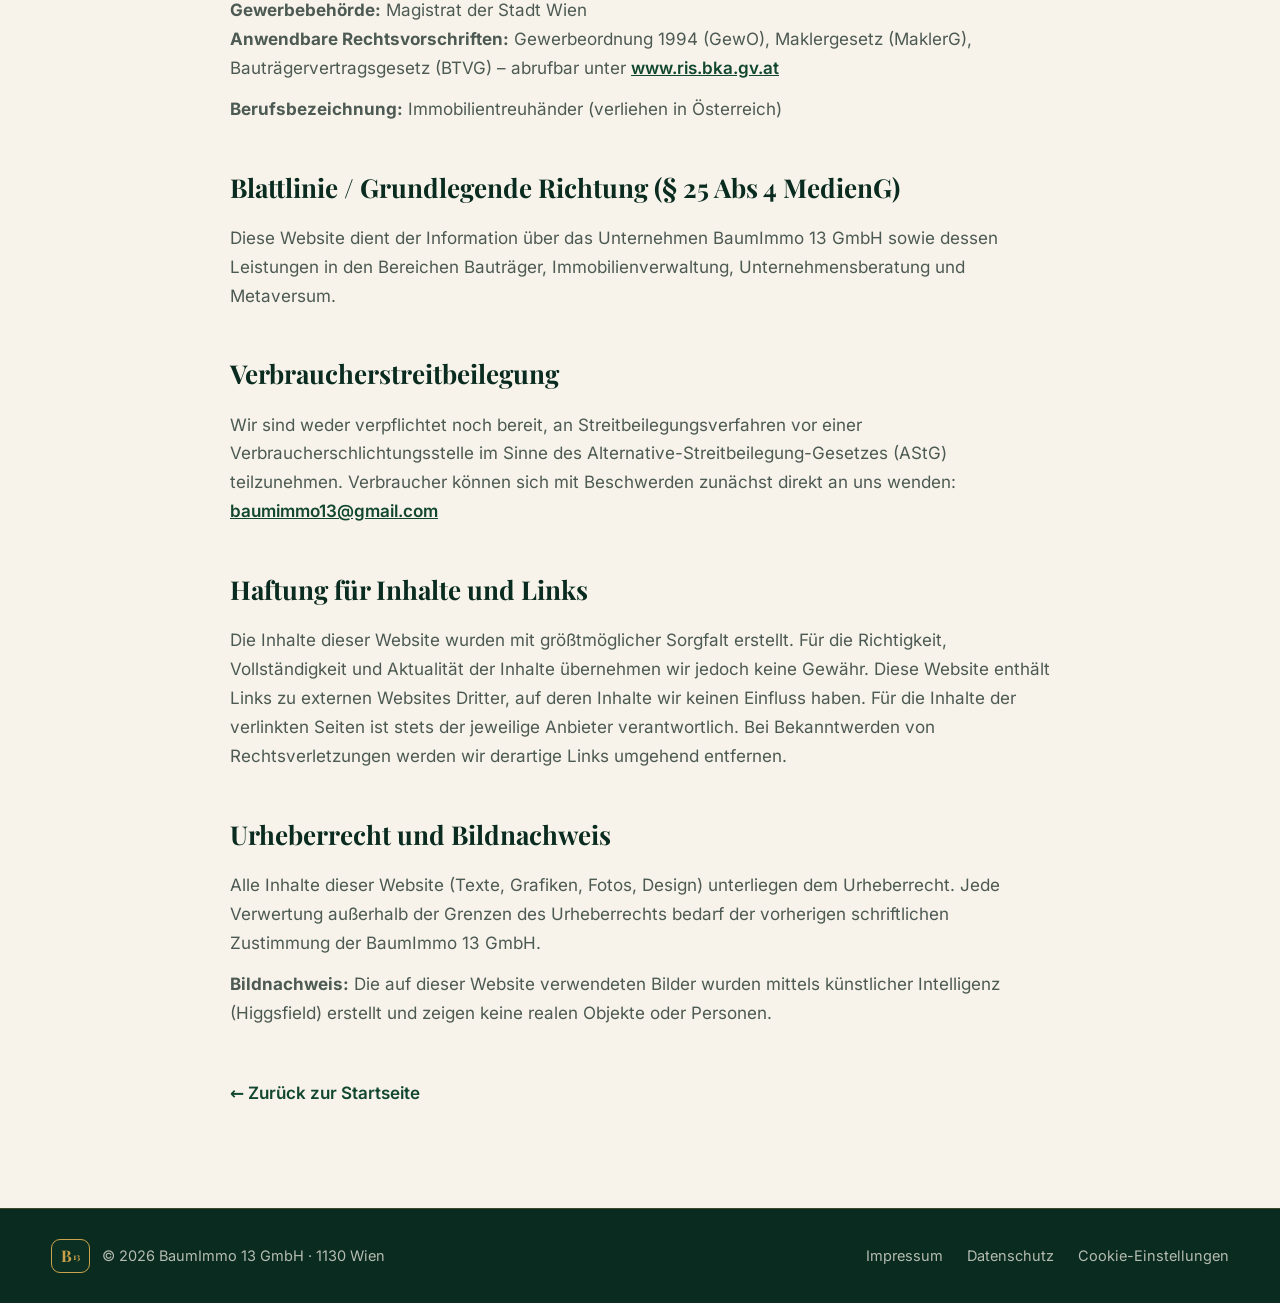
<file: baumimmo13/impressum.html>
<!DOCTYPE html>
<html lang="de">
<head>
  <meta charset="UTF-8">
  <meta name="viewport" content="width=device-width, initial-scale=1.0">
  <title>Impressum | BaumImmo 13 GmbH</title>
  <meta name="description" content="Impressum der BaumImmo 13 GmbH, 1130 Wien – Offenlegung gemäß § 5 ECG, § 25 MedienG und § 14 UGB.">
  <meta name="robots" content="noindex, follow">
  <link rel="icon" href="data:image/svg+xml,%3Csvg xmlns='http://www.w3.org/2000/svg' viewBox='0 0 100 100'%3E%3Crect width='100' height='100' rx='18' fill='%230d3527'/%3E%3Ctext x='50' y='68' font-size='52' text-anchor='middle' fill='%23c9a24b' font-family='Georgia,serif'%3EB%3C/text%3E%3C/svg%3E">
  <link rel="stylesheet" href="assets/css/style.css">
</head>
<body>

  <header class="site-header">
    <div class="container header-inner">
      <a href="index.html" class="brand">
        <span class="brand-mark">B<span class="brand-13">13</span></span>
        <span class="brand-text">BaumImmo&nbsp;13 <small>GmbH</small></span>
      </a>
      <nav class="main-nav" aria-label="Hauptnavigation">
        <a href="index.html#leistungen">Leistungen</a>
        <a href="index.html#ueber-uns">Über uns</a>
        <a href="index.html#kontakt" class="nav-cta">Kontakt</a>
      </nav>
    </div>
  </header>

  <section class="legal-hero">
    <div class="container">
      <h1>Impressum</h1>
      <p>Offenlegung gemäß § 5 E-Commerce-Gesetz (ECG), § 25 Mediengesetz (MedienG) und § 14 UGB</p>
    </div>
  </section>

  <main class="legal-content">
    <div class="container">

      <h2>Medieninhaber und Diensteanbieter</h2>
      <p>
        <strong>BaumImmo 13 GmbH</strong><br>
        Pallenbergstraße 31B<br>
        1130 Wien<br>
        Österreich
      </p>
      <p>
        Telefon: <a href="tel:+4366488253893">+43&nbsp;664&nbsp;882&nbsp;538&nbsp;93</a><br>
        E-Mail: <a href="mailto:baumimmo13@gmail.com">baumimmo13@gmail.com</a>
      </p>

      <h2>Unternehmensdaten</h2>
      <ul>
        <li><strong>Rechtsform:</strong> Gesellschaft mit beschränkter Haftung (GmbH)</li>
        <li><strong>Sitz:</strong> Wien</li>
        <li><strong>Geschäftsführer:</strong> Klaus Baumgartner</li>
        <li><strong>Firmenbuchnummer:</strong> FN&nbsp;[wird ergänzt]</li>
        <li><strong>Firmenbuchgericht:</strong> Handelsgericht Wien</li>
        <li><strong>UID-Nummer:</strong> ATU&nbsp;[wird ergänzt]</li>
      </ul>
      <p class="note">
        Hinweis: Firmenbuchnummer und UID-Nummer sind vor Veröffentlichung der Website
        zu ergänzen. Ein Impressum ohne diese Angaben entspricht nicht den gesetzlichen
        Anforderungen des § 5 ECG bzw. § 14 UGB.
      </p>

      <h2>Unternehmensgegenstand</h2>
      <ul>
        <li>Bauträgertätigkeit</li>
        <li>Immobilienverwaltung</li>
        <li>Unternehmensberatung</li>
        <li>Digitale Immobilienprojekte (Metaversum)</li>
      </ul>

      <h2>Mitgliedschaften und Aufsicht</h2>
      <p>
        Mitglied der Wirtschaftskammer Wien (WKW), Fachgruppe der Immobilien- und
        Vermögenstreuhänder bzw. Fachgruppe Unternehmensberatung, Buchhaltung und
        Informationstechnologie (UBIT).
      </p>
      <p>
        <strong>Gewerbebehörde:</strong> Magistrat der Stadt Wien<br>
        <strong>Anwendbare Rechtsvorschriften:</strong> Gewerbeordnung 1994 (GewO),
        Maklergesetz (MaklerG), Bauträgervertragsgesetz (BTVG) – abrufbar unter
        <a href="https://www.ris.bka.gv.at" target="_blank" rel="noopener noreferrer">www.ris.bka.gv.at</a>
      </p>
      <p>
        <strong>Berufsbezeichnung:</strong> Immobilientreuhänder (verliehen in Österreich)
      </p>

      <h2>Blattlinie / Grundlegende Richtung (§ 25 Abs 4 MedienG)</h2>
      <p>
        Diese Website dient der Information über das Unternehmen BaumImmo 13 GmbH
        sowie dessen Leistungen in den Bereichen Bauträger, Immobilienverwaltung,
        Unternehmensberatung und Metaversum.
      </p>

      <h2>Verbraucherstreitbeilegung</h2>
      <p>
        Wir sind weder verpflichtet noch bereit, an Streitbeilegungsverfahren vor
        einer Verbraucherschlichtungsstelle im Sinne des
        Alternative-Streitbeilegung-Gesetzes (AStG) teilzunehmen. Verbraucher können
        sich mit Beschwerden zunächst direkt an uns wenden:
        <a href="mailto:baumimmo13@gmail.com">baumimmo13@gmail.com</a>
      </p>

      <h2>Haftung für Inhalte und Links</h2>
      <p>
        Die Inhalte dieser Website wurden mit größtmöglicher Sorgfalt erstellt.
        Für die Richtigkeit, Vollständigkeit und Aktualität der Inhalte übernehmen
        wir jedoch keine Gewähr. Diese Website enthält Links zu externen Websites
        Dritter, auf deren Inhalte wir keinen Einfluss haben. Für die Inhalte der
        verlinkten Seiten ist stets der jeweilige Anbieter verantwortlich. Bei
        Bekanntwerden von Rechtsverletzungen werden wir derartige Links umgehend
        entfernen.
      </p>

      <h2>Urheberrecht und Bildnachweis</h2>
      <p>
        Alle Inhalte dieser Website (Texte, Grafiken, Fotos, Design) unterliegen dem
        Urheberrecht. Jede Verwertung außerhalb der Grenzen des Urheberrechts bedarf
        der vorherigen schriftlichen Zustimmung der BaumImmo 13 GmbH.
      </p>
      <p>
        <strong>Bildnachweis:</strong> Die auf dieser Website verwendeten Bilder wurden
        mittels künstlicher Intelligenz (Higgsfield) erstellt und zeigen keine realen
        Objekte oder Personen.
      </p>

      <a class="back-link" href="index.html">← Zurück zur Startseite</a>
    </div>
  </main>

  <footer class="site-footer">
    <div class="container footer-inner">
      <div class="footer-brand">
        <span class="brand-mark small">B<span class="brand-13">13</span></span>
        <span>© <span id="year">2026</span> BaumImmo&nbsp;13 GmbH · 1130 Wien</span>
      </div>
      <nav class="footer-nav" aria-label="Rechtliches">
        <a href="impressum.html">Impressum</a>
        <a href="datenschutz.html">Datenschutz</a>
        <a href="#" id="cookie-settings-link">Cookie-Einstellungen</a>
      </nav>
    </div>
  </footer>

  <div class="cookie-banner" id="cookie-banner" role="dialog" aria-modal="false" aria-labelledby="cookie-title" hidden>
    <div class="cookie-inner">
      <h3 id="cookie-title">Hinweis zum Datenschutz</h3>
      <p>
        Diese Website verwendet <strong>keine Tracking- oder Marketing-Cookies</strong>.
        Es wird lediglich Ihre Auswahl zu diesem Hinweis lokal in Ihrem Browser
        gespeichert (technisch notwendig). Details finden Sie in unserer
        <a href="datenschutz.html">Datenschutzerklärung</a>.
      </p>
      <div class="cookie-actions">
        <button type="button" class="btn btn-gold" id="cookie-accept">Verstanden</button>
        <button type="button" class="btn btn-ghost-dark" id="cookie-essential">Nur notwendige</button>
      </div>
    </div>
  </div>

  <script src="assets/js/main.js" defer></script>
</body>
</html>
</file>
<file: baumimmo13/assets/css/style.css>
/* ============================================================
   BaumImmo 13 GmbH – Coming Soon
   Farbwelt: Tiefes Smaragdgrün + warmes Gold + Creme
   Schriften: Playfair Display (Headlines) / Inter (Text),
   selbst gehostet (DSGVO-konform, keine externen Font-Requests)
   ============================================================ */

@font-face {
  font-family: 'Inter';
  font-style: normal;
  font-weight: 100 900;
  font-display: swap;
  src: url('../fonts/inter-var-latin.woff2') format('woff2');
}
@font-face {
  font-family: 'Playfair Display';
  font-style: normal;
  font-weight: 400 900;
  font-display: swap;
  src: url('../fonts/playfair-var-latin.woff2') format('woff2');
}

:root {
  --green-950: #0a2b1f;
  --green-900: #0d3527;
  --green-800: #12472f;
  --green-700: #1a5c3f;
  --gold: #c9a24b;
  --gold-light: #e3c887;
  --cream: #f7f3ea;
  --cream-dim: #efe8d8;
  --ink: #1d2521;
  --ink-soft: #4c5a53;
  --radius: 18px;
  --shadow: 0 20px 60px rgba(10, 43, 31, 0.18);
  --transition: 0.35s cubic-bezier(0.22, 0.61, 0.36, 1);
}

* { margin: 0; padding: 0; box-sizing: border-box; }

html { scroll-behavior: smooth; }

body {
  font-family: 'Inter', system-ui, -apple-system, 'Segoe UI', sans-serif;
  font-size: 17px;
  line-height: 1.7;
  color: var(--ink);
  background: var(--cream);
  -webkit-font-smoothing: antialiased;
}

img { max-width: 100%; display: block; }

.container {
  width: min(1180px, 92%);
  margin-inline: auto;
}

/* ---------- Header ---------- */
.site-header {
  position: fixed;
  inset: 0 0 auto 0;
  z-index: 100;
  padding: 14px 0;
  background: rgba(10, 43, 31, 0.92);
  border-bottom: 1px solid rgba(201, 162, 75, 0.22);
  backdrop-filter: blur(8px);
  -webkit-backdrop-filter: blur(8px);
}

.header-inner {
  display: flex;
  align-items: center;
  justify-content: space-between;
  gap: 24px;
}

.brand {
  display: flex;
  align-items: center;
  gap: 14px;
  text-decoration: none;
  color: var(--cream);
}

.brand-mark {
  display: inline-flex;
  align-items: center;
  justify-content: center;
  white-space: nowrap;
  min-width: 46px;
  height: 46px;
  padding: 0 12px;
  border: 1.5px solid var(--gold);
  border-radius: 12px;
  font-family: 'Playfair Display', Georgia, serif;
  font-size: 22px;
  font-weight: 700;
  line-height: 1;
  color: var(--gold);
  background: rgba(13, 53, 39, 0.55);
}

.brand-mark.small { min-width: 34px; height: 34px; padding: 0 9px; font-size: 16px; border-radius: 9px; }

.brand-13 { font-size: 0.55em; vertical-align: super; margin-left: 1px; }

.brand-text {
  font-family: 'Playfair Display', Georgia, serif;
  font-size: 21px;
  font-weight: 600;
  letter-spacing: 0.02em;
}

.brand-text small {
  font-family: 'Inter', sans-serif;
  font-size: 11px;
  font-weight: 500;
  letter-spacing: 0.22em;
  text-transform: uppercase;
  color: var(--gold-light);
  margin-left: 6px;
}

.main-nav { display: flex; align-items: center; gap: 30px; }

.main-nav a {
  color: var(--cream);
  text-decoration: none;
  font-size: 15px;
  font-weight: 500;
  letter-spacing: 0.04em;
  opacity: 0.9;
  transition: var(--transition);
}

.main-nav a:hover { opacity: 1; color: var(--gold-light); }

.nav-cta {
  padding: 9px 22px;
  border: 1.5px solid var(--gold);
  border-radius: 999px;
  color: var(--gold-light) !important;
}

.nav-cta:hover { background: var(--gold); color: var(--green-950) !important; }

/* ---------- Hero ---------- */
.hero {
  position: relative;
  min-height: 100svh;
  display: flex;
  align-items: center;
  color: var(--cream);
  overflow: hidden;
}

.hero-bg {
  position: absolute;
  inset: 0;
  background:
    url('https://d8j0ntlcm91z4.cloudfront.net/user_34guswsgM7bqzKukqTCA7ePgYNn/hf_20260716_182056_4171c2c1-575a-434d-8a6c-4afd819e59a3.png')
    center / cover no-repeat,
    var(--green-950);
  transform: scale(1.04);
  animation: heroZoom 18s ease-out forwards;
}

@keyframes heroZoom {
  from { transform: scale(1.12); }
  to   { transform: scale(1.02); }
}

.hero-overlay {
  position: absolute;
  inset: 0;
  background:
    linear-gradient(115deg, rgba(10, 43, 31, 0.92) 12%, rgba(10, 43, 31, 0.55) 48%, rgba(10, 43, 31, 0.25) 100%),
    linear-gradient(rgba(10, 43, 31, 0.25), rgba(10, 43, 31, 0.75) 92%);
}

.hero-content { position: relative; z-index: 2; padding: 140px 0 100px; }

.hero-badge {
  display: inline-block;
  padding: 8px 20px;
  border: 1px solid rgba(201, 162, 75, 0.65);
  border-radius: 999px;
  font-size: 13px;
  font-weight: 600;
  letter-spacing: 0.24em;
  text-transform: uppercase;
  color: var(--gold-light);
  background: rgba(13, 53, 39, 0.45);
  margin-bottom: 30px;
}

.hero h1 {
  font-family: 'Playfair Display', Georgia, serif;
  font-size: clamp(56px, 9.5vw, 118px);
  font-weight: 600;
  line-height: 1.04;
  letter-spacing: 0.01em;
  margin-bottom: 28px;
}

.hero h1 em {
  font-style: italic;
  color: var(--gold);
}

.hero-sub {
  font-size: clamp(17px, 2vw, 21px);
  max-width: 640px;
  color: var(--cream-dim);
  margin-bottom: 42px;
}

.hero-actions { display: flex; flex-wrap: wrap; gap: 16px; }

/* ---------- Buttons ---------- */
.btn {
  display: inline-block;
  padding: 15px 34px;
  border-radius: 999px;
  font-size: 15.5px;
  font-weight: 600;
  letter-spacing: 0.03em;
  text-decoration: none;
  cursor: pointer;
  border: 1.5px solid transparent;
  transition: var(--transition);
  font-family: inherit;
}

.btn-gold {
  background: linear-gradient(135deg, var(--gold), #b8903a);
  color: var(--green-950);
  box-shadow: 0 10px 30px rgba(201, 162, 75, 0.35);
}

.btn-gold:hover { transform: translateY(-2px); box-shadow: 0 16px 38px rgba(201, 162, 75, 0.45); }

.btn-ghost {
  border-color: rgba(247, 243, 234, 0.5);
  color: var(--cream);
}

.btn-ghost:hover { border-color: var(--cream); background: rgba(247, 243, 234, 0.1); }

.btn-ghost-dark {
  border-color: rgba(29, 37, 33, 0.35);
  color: var(--ink);
  background: transparent;
}

.btn-ghost-dark:hover { border-color: var(--ink); }

.btn-dark {
  background: var(--green-900);
  color: var(--cream);
}

.btn-dark:hover { background: var(--green-800); transform: translateY(-2px); }

/* ---------- Scroll-Hinweis ---------- */
.scroll-hint {
  position: absolute;
  left: 50%;
  bottom: 34px;
  transform: translateX(-50%);
  width: 28px;
  height: 46px;
  border: 1.5px solid rgba(247, 243, 234, 0.55);
  border-radius: 999px;
  z-index: 2;
}

.scroll-hint span {
  position: absolute;
  top: 9px;
  left: 50%;
  width: 4px;
  height: 9px;
  margin-left: -2px;
  border-radius: 4px;
  background: var(--gold-light);
  animation: scrollDot 1.8s ease-in-out infinite;
}

@keyframes scrollDot {
  0%   { transform: translateY(0); opacity: 1; }
  70%  { transform: translateY(16px); opacity: 0; }
  100% { transform: translateY(0); opacity: 0; }
}

/* ---------- Sections ---------- */
.section { padding: 110px 0; }

.section-alt { background: #fdfbf6; }

.section-kicker {
  font-size: 13px;
  font-weight: 700;
  letter-spacing: 0.28em;
  text-transform: uppercase;
  color: var(--gold);
  margin-bottom: 14px;
}

.section-kicker.light { color: var(--gold-light); }

.section-title {
  font-family: 'Playfair Display', Georgia, serif;
  font-size: clamp(34px, 4.6vw, 52px);
  font-weight: 600;
  line-height: 1.15;
  color: var(--green-950);
  margin-bottom: 22px;
}

.section-title em { font-style: italic; color: var(--gold); }

.section-title.light { color: var(--cream); }

.section-intro {
  max-width: 660px;
  color: var(--ink-soft);
  margin-bottom: 56px;
}

/* ---------- Cards ---------- */
.cards {
  display: grid;
  grid-template-columns: repeat(auto-fit, minmax(255px, 1fr));
  gap: 28px;
}

.card {
  background: #ffffff;
  border-radius: var(--radius);
  overflow: hidden;
  box-shadow: 0 8px 28px rgba(10, 43, 31, 0.08);
  transition: var(--transition);
  display: flex;
  flex-direction: column;
}

.card:hover {
  transform: translateY(-8px);
  box-shadow: var(--shadow);
}

.card-media {
  aspect-ratio: 4 / 3;
  overflow: hidden;
  background: var(--green-900);
}

.card-media img {
  width: 100%;
  height: 100%;
  object-fit: cover;
  transition: transform 0.7s ease;
}

.card:hover .card-media img { transform: scale(1.06); }

.card-body { padding: 26px 26px 30px; flex: 1; }

.card-num {
  font-family: 'Playfair Display', Georgia, serif;
  font-size: 15px;
  font-style: italic;
  color: var(--gold);
  letter-spacing: 0.1em;
}

.card-body h3 {
  font-family: 'Playfair Display', Georgia, serif;
  font-size: clamp(19px, 1.6vw, 22px);
  font-weight: 600;
  color: var(--green-950);
  margin: 8px 0 12px;
  overflow-wrap: break-word;
  hyphens: auto;
}

.card-body p { font-size: 15.5px; color: var(--ink-soft); }

/* ---------- Über uns ---------- */
.about-grid {
  display: grid;
  grid-template-columns: minmax(260px, 380px) 1fr;
  gap: 64px;
  align-items: center;
}

.photo-frame {
  position: relative;
  border-radius: var(--radius);
  padding: 14px;
  border: 1.5px solid rgba(201, 162, 75, 0.5);
}

.photo-frame::after {
  content: '';
  position: absolute;
  inset: -14px 14px 14px -14px;
  border-radius: var(--radius);
  border: 1.5px solid rgba(13, 53, 39, 0.16);
  z-index: -1;
}

.photo-placeholder {
  aspect-ratio: 3 / 3.6;
  border-radius: calc(var(--radius) - 8px);
  background:
    radial-gradient(120% 90% at 20% 10%, rgba(201, 162, 75, 0.24), transparent 55%),
    linear-gradient(160deg, var(--green-900), var(--green-950));
  display: flex;
  flex-direction: column;
  align-items: center;
  justify-content: center;
  gap: 12px;
}

.photo-initials {
  font-family: 'Playfair Display', Georgia, serif;
  font-size: 84px;
  font-weight: 600;
  color: var(--gold);
}

.photo-note {
  font-size: 12.5px;
  letter-spacing: 0.22em;
  text-transform: uppercase;
  color: rgba(247, 243, 234, 0.75);
}

.about-text p { color: var(--ink-soft); margin-bottom: 18px; max-width: 560px; }

.about-text strong { color: var(--ink); }

.about-text .btn { margin-top: 12px; }

/* ---------- Kontakt ---------- */
.section-contact {
  background:
    radial-gradient(90% 120% at 85% 0%, rgba(201, 162, 75, 0.14), transparent 60%),
    linear-gradient(165deg, var(--green-900), var(--green-950) 70%);
}

.contact-grid {
  display: grid;
  grid-template-columns: repeat(auto-fit, minmax(240px, 1fr));
  gap: 24px;
  margin-top: 48px;
}

.contact-card {
  display: flex;
  flex-direction: column;
  gap: 6px;
  padding: 34px 30px;
  border-radius: var(--radius);
  border: 1px solid rgba(247, 243, 234, 0.14);
  background: rgba(247, 243, 234, 0.05);
  text-decoration: none;
  transition: var(--transition);
}

.contact-card:hover {
  border-color: rgba(201, 162, 75, 0.6);
  background: rgba(201, 162, 75, 0.09);
  transform: translateY(-4px);
}

.contact-icon {
  width: 44px;
  height: 44px;
  margin-bottom: 12px;
  display: grid;
  place-items: center;
  border-radius: 12px;
  border: 1px solid rgba(201, 162, 75, 0.55);
  color: var(--gold-light);
}

.contact-icon svg { width: 21px; height: 21px; }

.contact-label {
  font-size: 12.5px;
  font-weight: 600;
  letter-spacing: 0.22em;
  text-transform: uppercase;
  color: var(--gold-light);
}

.contact-value {
  font-size: 19px;
  font-weight: 500;
  color: var(--cream);
  line-height: 1.45;
  overflow-wrap: anywhere;
}

/* ---------- Footer ---------- */
.site-footer {
  background: var(--green-950);
  color: rgba(247, 243, 234, 0.72);
  padding: 30px 0;
  font-size: 14.5px;
  border-top: 1px solid rgba(201, 162, 75, 0.25);
}

.footer-inner {
  display: flex;
  flex-wrap: wrap;
  align-items: center;
  justify-content: space-between;
  gap: 18px;
}

.footer-brand { display: flex; align-items: center; gap: 12px; }

.footer-nav { display: flex; flex-wrap: wrap; gap: 24px; }

.footer-nav a {
  color: rgba(247, 243, 234, 0.72);
  text-decoration: none;
  transition: var(--transition);
}

.footer-nav a:hover { color: var(--gold-light); }

/* ---------- Cookie-Banner ---------- */
.cookie-banner {
  position: fixed;
  z-index: 200;
  left: 50%;
  bottom: 24px;
  transform: translateX(-50%);
  width: min(680px, 94%);
  background: #ffffff;
  border-radius: var(--radius);
  border: 1px solid rgba(13, 53, 39, 0.12);
  box-shadow: 0 24px 70px rgba(10, 43, 31, 0.3);
  animation: cookieIn 0.5s cubic-bezier(0.22, 0.61, 0.36, 1);
}

@keyframes cookieIn {
  from { opacity: 0; transform: translate(-50%, 24px); }
  to   { opacity: 1; transform: translate(-50%, 0); }
}

.cookie-inner { padding: 28px 30px; }

.cookie-inner h3 {
  font-family: 'Playfair Display', Georgia, serif;
  font-size: 20px;
  color: var(--green-950);
  margin-bottom: 8px;
}

.cookie-inner p { font-size: 14.5px; color: var(--ink-soft); margin-bottom: 18px; }

.cookie-inner a { color: var(--green-800); font-weight: 600; }

.cookie-actions { display: flex; flex-wrap: wrap; gap: 12px; }

.cookie-actions .btn { padding: 11px 26px; font-size: 14.5px; }

/* ---------- Rechtsseiten (Impressum / Datenschutz) ---------- */
.legal-hero {
  background: linear-gradient(165deg, var(--green-900), var(--green-950));
  color: var(--cream);
  padding: 160px 0 70px;
}

.legal-hero h1 {
  font-family: 'Playfair Display', Georgia, serif;
  font-size: clamp(36px, 5vw, 54px);
  font-weight: 600;
}

.legal-hero p { color: var(--cream-dim); margin-top: 10px; }

.legal-content { padding: 70px 0 100px; }

.legal-content .container { max-width: 820px; }

.legal-content h2 {
  font-family: 'Playfair Display', Georgia, serif;
  font-size: 26px;
  color: var(--green-950);
  margin: 42px 0 14px;
}

.legal-content h3 { font-size: 18px; color: var(--green-900); margin: 28px 0 10px; }

.legal-content p, .legal-content li { color: var(--ink-soft); margin-bottom: 12px; }

.legal-content ul { padding-left: 22px; margin-bottom: 16px; }

.legal-content a { color: var(--green-800); font-weight: 600; }

.legal-content .note {
  padding: 16px 20px;
  border-left: 3px solid var(--gold);
  background: rgba(201, 162, 75, 0.1);
  border-radius: 0 10px 10px 0;
  font-size: 15px;
}

.back-link {
  display: inline-block;
  margin-top: 40px;
  color: var(--green-800);
  font-weight: 600;
  text-decoration: none;
}

.back-link:hover { text-decoration: underline; }

/* ---------- Reveal-Animationen ---------- */
.reveal {
  opacity: 0;
  transform: translateY(26px);
  transition: opacity 0.8s ease, transform 0.8s cubic-bezier(0.22, 0.61, 0.36, 1);
}

.reveal.visible { opacity: 1; transform: none; }

.delay-1 { transition-delay: 0.12s; }
.delay-2 { transition-delay: 0.24s; }
.delay-3 { transition-delay: 0.36s; }

@media (prefers-reduced-motion: reduce) {
  html { scroll-behavior: auto; }
  .reveal { opacity: 1; transform: none; transition: none; }
  .hero-bg { animation: none; }
}

/* ---------- Responsive ---------- */
@media (max-width: 860px) {
  .main-nav a:not(.nav-cta) { display: none; }
  .about-grid { grid-template-columns: 1fr; gap: 44px; }
  .about-photo { max-width: 320px; }
  .section { padding: 80px 0; }
  .hero-content { padding: 120px 0 90px; }
}
</file>
